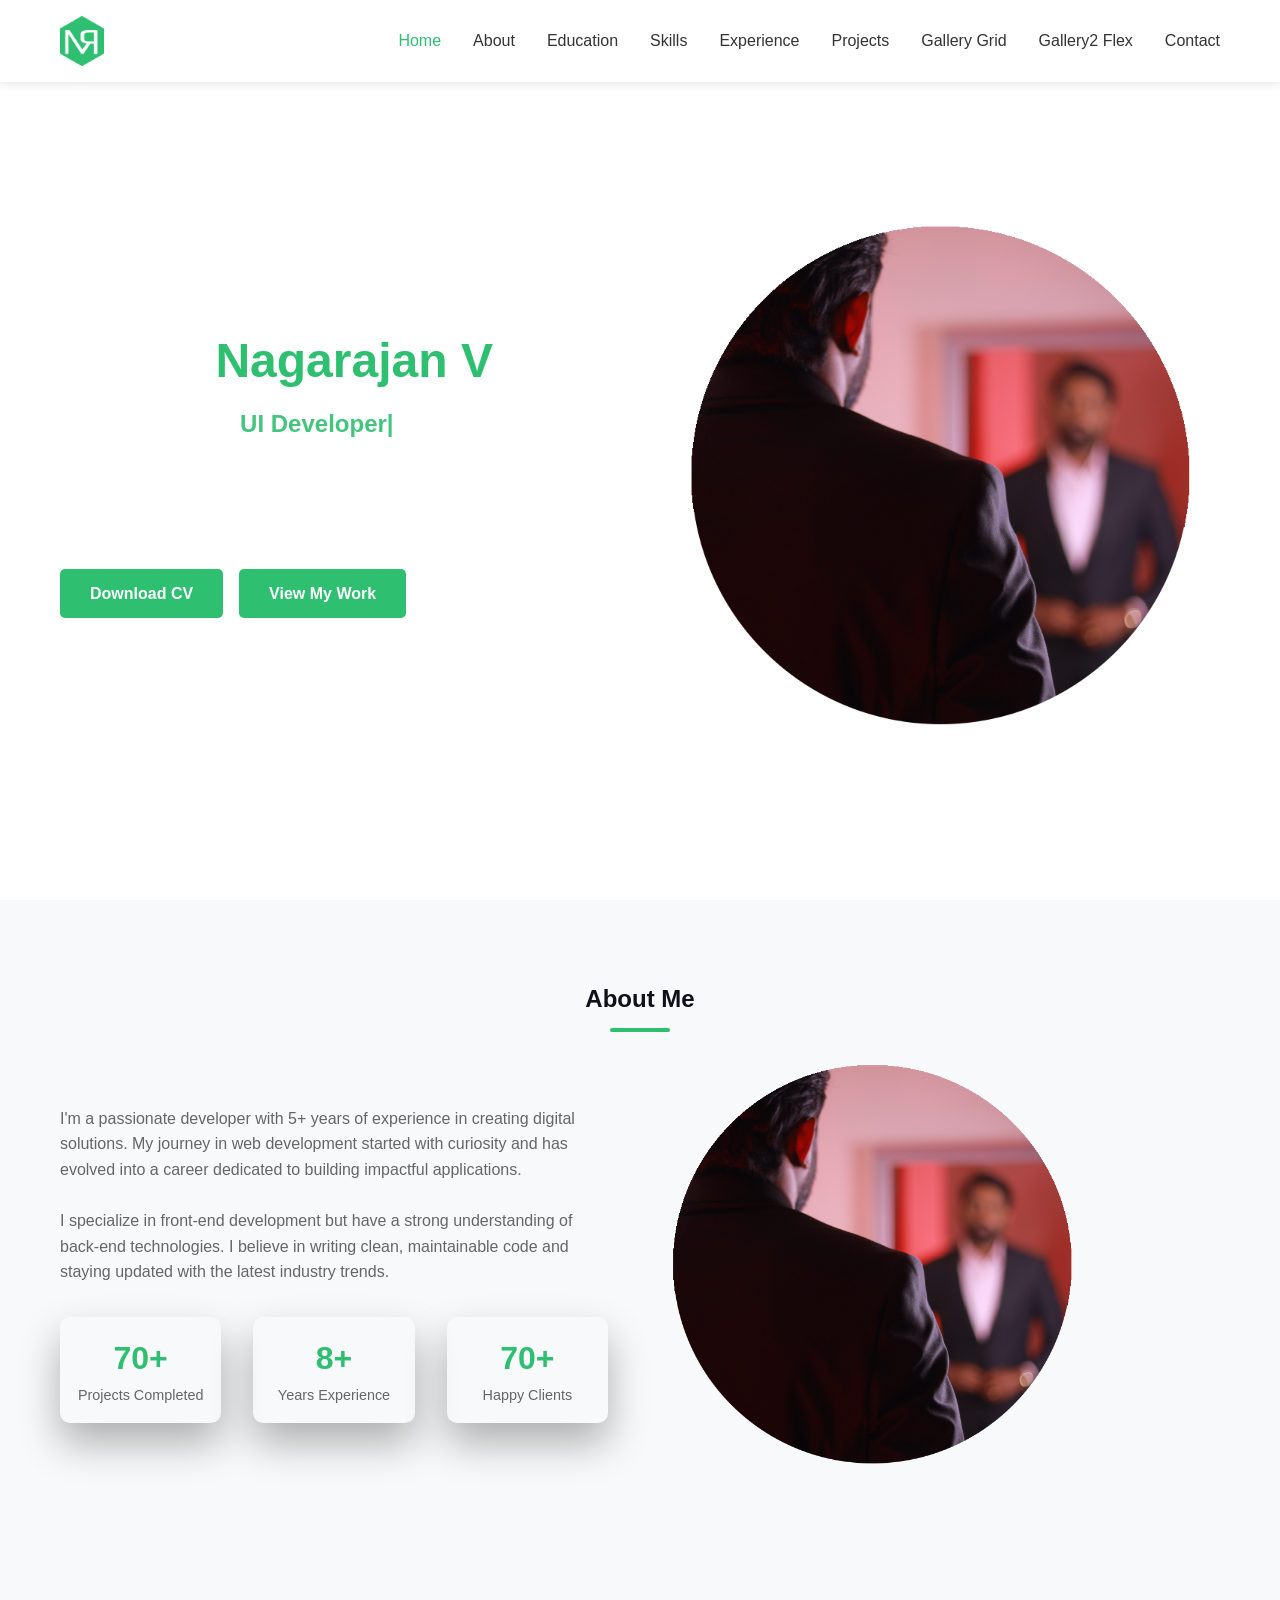
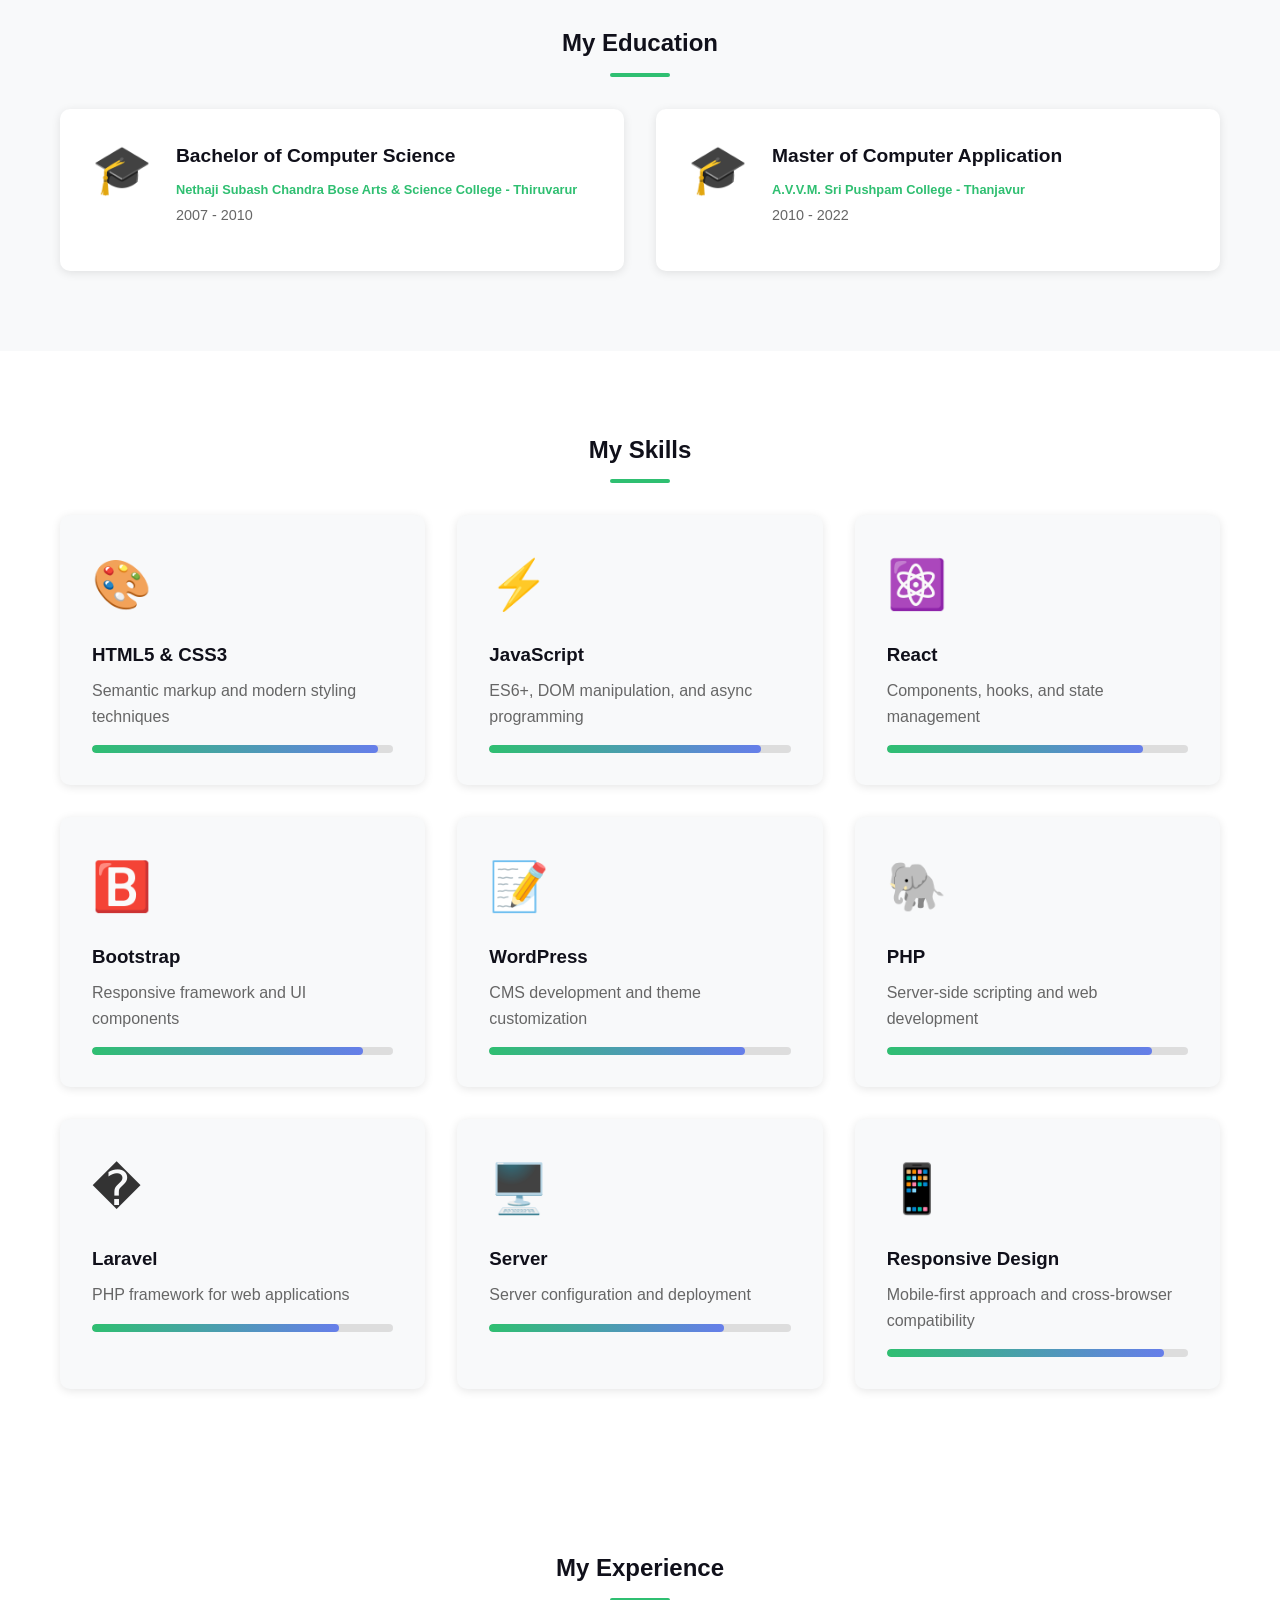
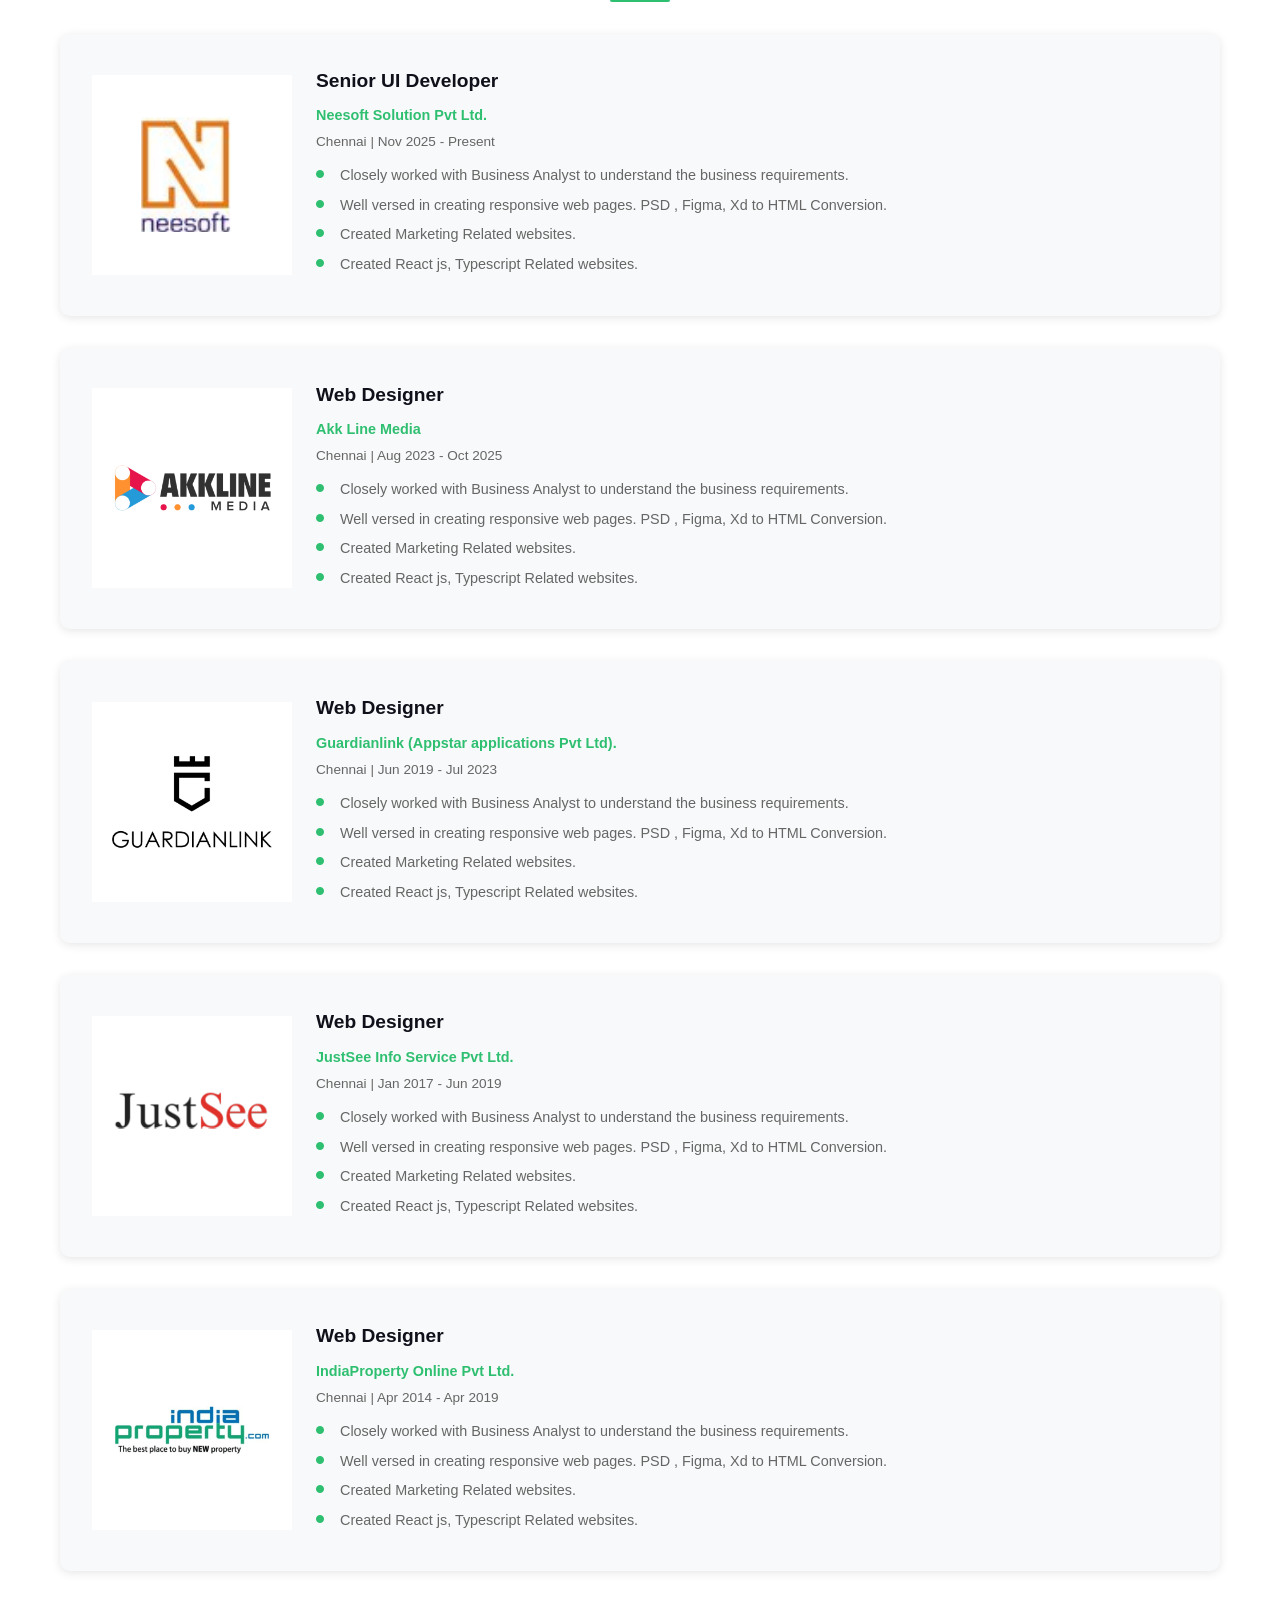
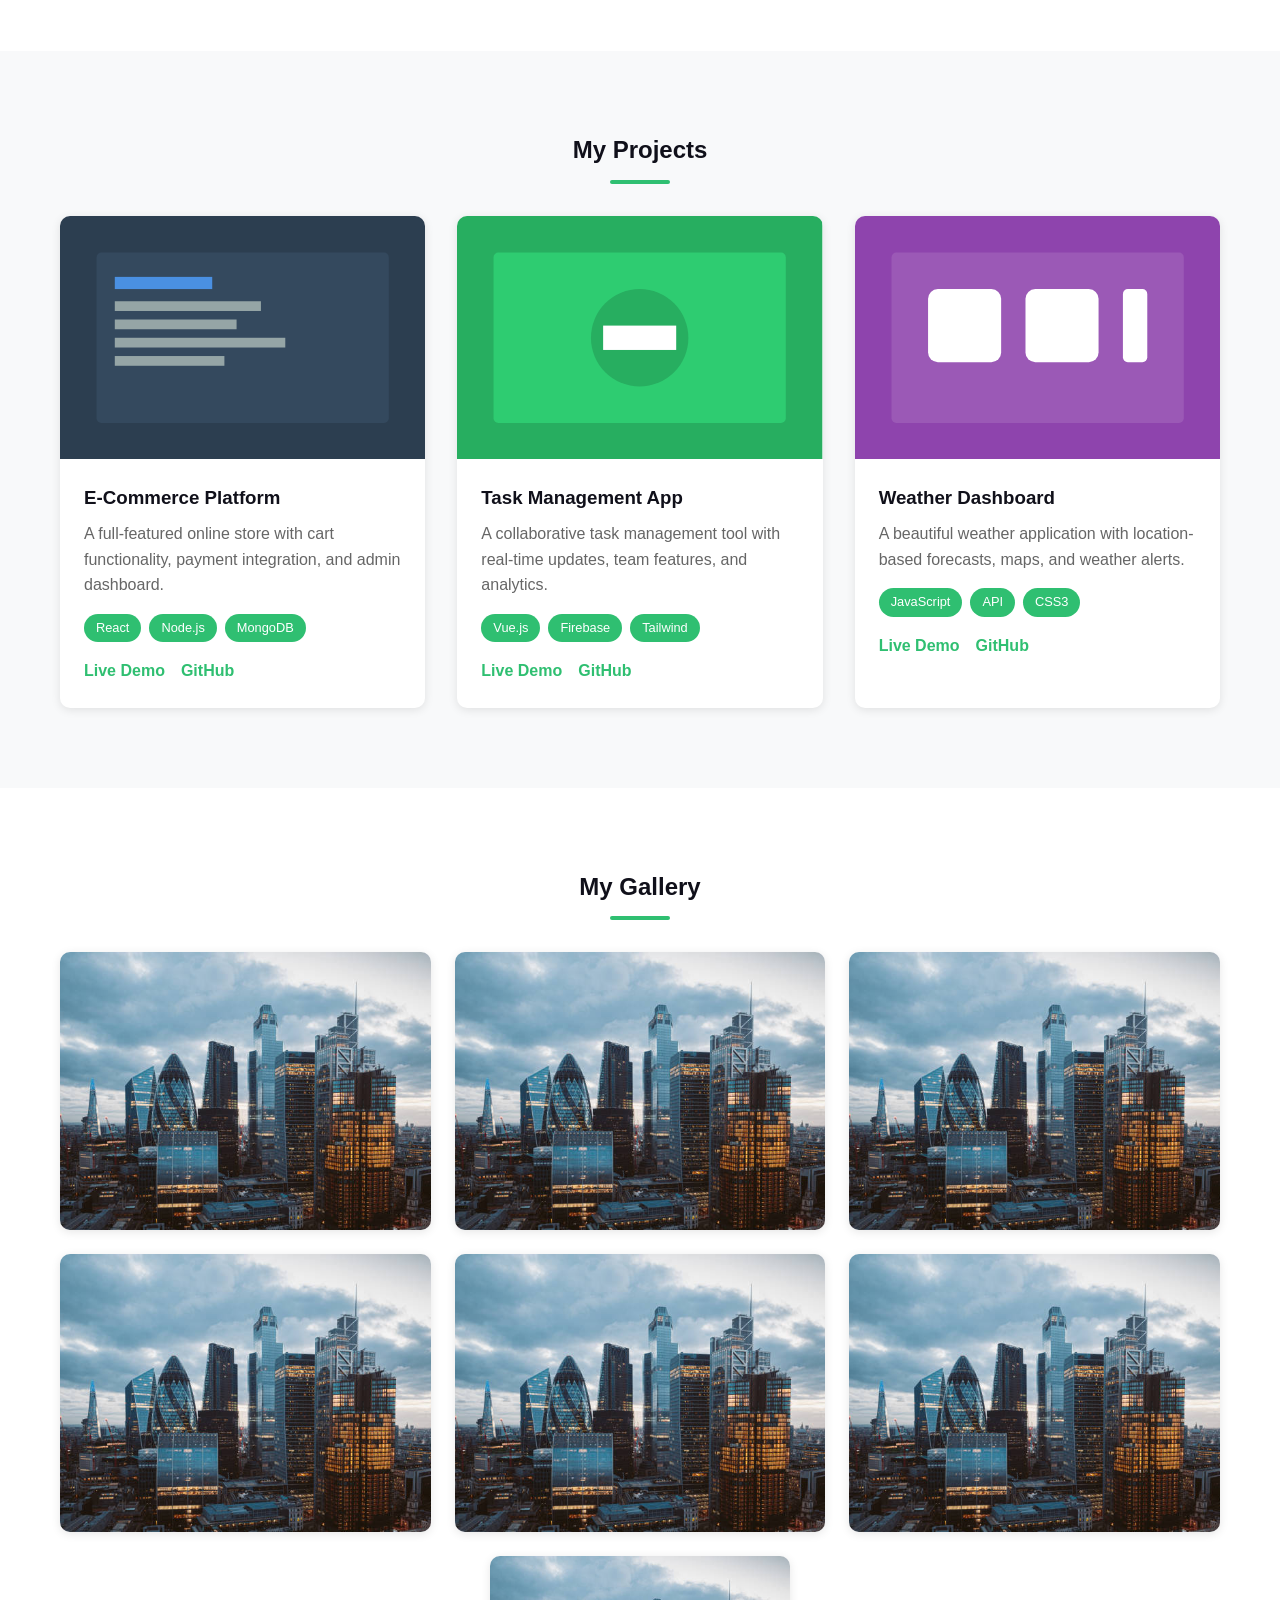
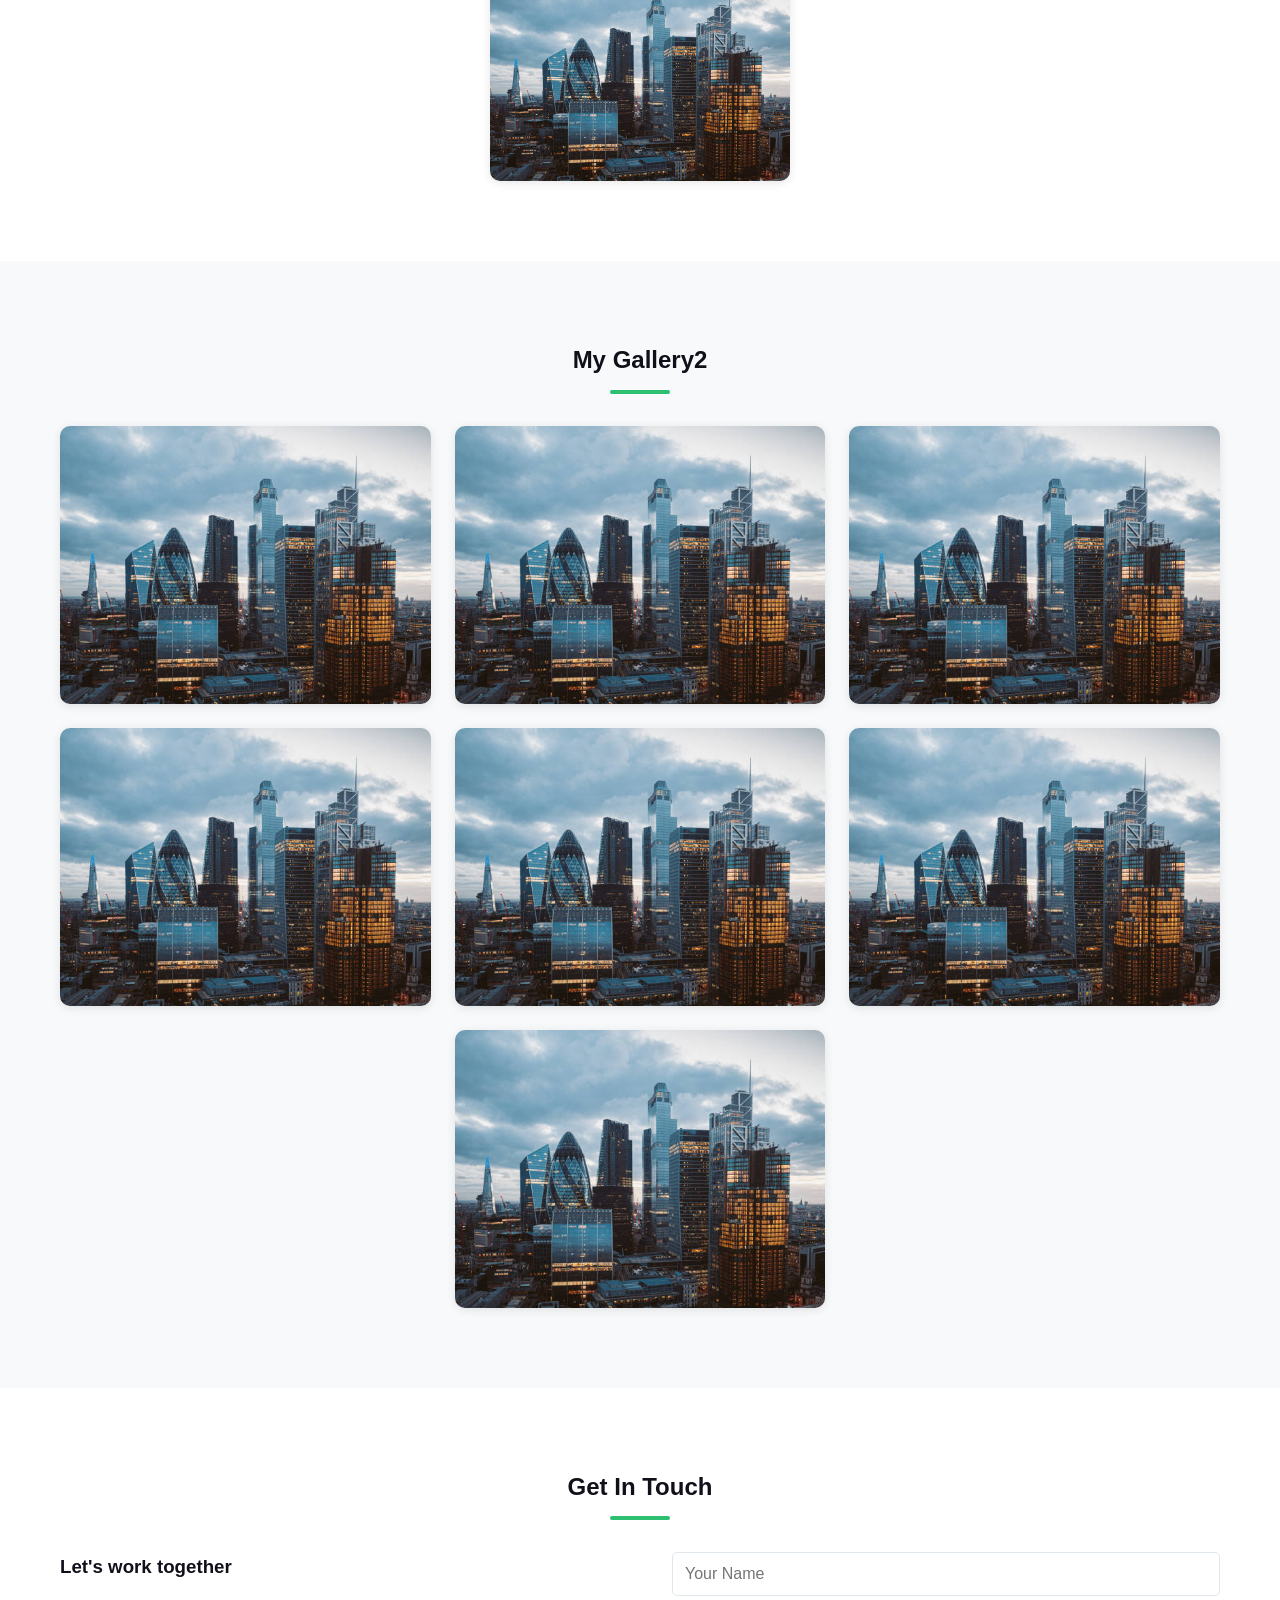
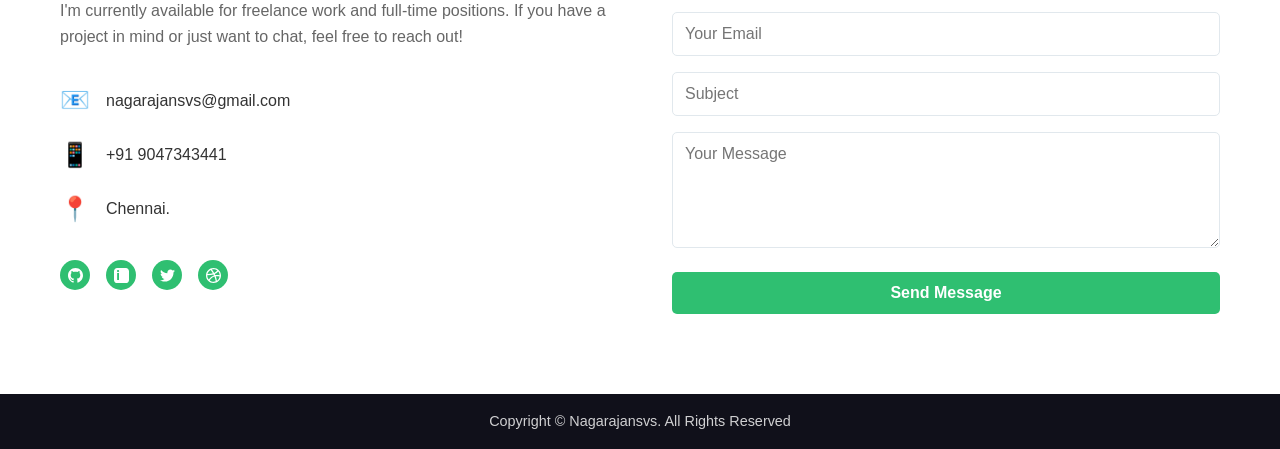
<file: index.html>
<!doctype html>
<html lang="en">
  <head>
    <meta charset="UTF-8" />
    <meta name="viewport" content="width=device-width, initial-scale=1.0" />
    <title>Portfolio of Nagarajan</title>
    <link rel="icon" href="assets/images/favicon.ico" type="image/png" />
    <link rel="stylesheet" href="assets/css/styles.css" />
    <link
      rel="stylesheet"
      href="https://cdnjs.cloudflare.com/ajax/libs/font-awesome/6.4.0/css/all.min.css"
    />
  </head>
  <body>
    <!-- Navigation -->
    <nav class="navbar">
      <div class="nav-container">
        <div class="nav-logo">
          <img
            src="assets/images/favicon.ico"
            alt="Portfolio Logo"
            class="nav-logo-img"
          />
        </div>
        <ul class="nav-menu">
          <li><a href="#home">Home</a></li>
          <li><a href="#about">About</a></li>
          <li><a href="#education">Education</a></li>
          <li><a href="#skills">Skills</a></li>
          <li><a href="#experience">Experience</a></li>
          <li><a href="#projects">Projects</a></li>
          <li><a href="#gallery">Gallery Grid</a></li>
          <li><a href="#galleryy">Gallery2 Flex</a></li>
          <li><a href="#contact">Contact</a></li>
        </ul>
        <div class="nav-toggle">
          <span></span>
          <span></span>
          <span></span>
        </div>
      </div>
    </nav>

    <!-- Hero Section -->
    <section id="home" class="hero">
      <div class="hero-content">
        <h1 class="hero-title">
          Hi, I'm <span class="highlight">Nagarajan V</span>
        </h1>
        <p class="hero-subtitle">I Am Passionate <span id="type-it"></span></p>
        <p class="hero-description">
          I'm a Web Designer & Front‑End Developer focused on crafting clean &
          user‑friendly experiences, I am passionate about building excellent
          software that improves the lives of those around me.
        </p>
        <div class="hero-buttons">
          <a
            href="assets/images/Nagarajan_Resume.pdf"
            download=""
            target="_blank"
            class="btn btn-primary"
            >Download CV</a
          >
          <a href="#projects" class="btn btn-primary">View My Work</a>
        </div>
      </div>
      <div class="hero-image">
        <img
          src="assets/images/home-banner.png"
          alt="Nagarajan"
          class="hero-banner-img"
        />
      </div>
    </section>

    <!-- About Section -->
    <section id="about" class="about">
      <div class="container">
        <h2 class="section-title">About Me</h2>
        <div class="about-content">
          <div class="about-text">
            <p>
              I'm a passionate developer with 5+ years of experience in creating
              digital solutions. My journey in web development started with
              curiosity and has evolved into a career dedicated to building
              impactful applications.
            </p>
            <br />
            <p>
              I specialize in front-end development but have a strong
              understanding of back-end technologies. I believe in writing
              clean, maintainable code and staying updated with the latest
              industry trends.
            </p>
            <div class="about-stats">
              <div class="stat">
                <h3 class="counter" data-target="100">0</h3>
                <p>Projects Completed</p>
              </div>
              <div class="stat">
                <h3 class="counter" data-target="11">0</h3>
                <p>Years Experience</p>
              </div>
              <div class="stat">
                <h3 class="counter" data-target="100">0</h3>
                <p>Happy Clients</p>
              </div>
            </div>
          </div>
          <div class="about-image">
            <div class="about-img">
              <div class="hero-image">
                <img
                  src="assets/images/home-banner2.png"
                  alt="Nagarajan"
                  class="hero-banner-img"
                />
              </div>
            </div>
          </div>
        </div>
      </div>
    </section>

    <!-- Education Section -->
    <section id="education" class="education">
      <div class="container">
        <h2 class="section-title">My Education</h2>
        <div class="education-grid">
          <div class="education-card">
            <div class="education-icon">🎓</div>
            <div class="education-content">
              <h4>Bachelor of Computer Science</h4>
              <p class="education-institution">
                Nethaji Subash Chandra Bose Arts & Science College - Thiruvarur
              </p>
              <p class="education-year">2007 - 2010</p>
            </div>
          </div>
          <div class="education-card">
            <div class="education-icon">🎓</div>
            <div class="education-content">
              <h4>Master of Computer Application</h4>
              <p class="education-institution">
                A.V.V.M. Sri Pushpam College - Thanjavur
              </p>
              <p class="education-year">2010 - 2022</p>
            </div>
          </div>
        </div>
      </div>
    </section>

    <!-- Skills Section -->
    <section id="skills" class="skills">
      <div class="container">
        <h2 class="section-title">My Skills</h2>
        <div class="skills-grid">
          <div class="skill-card">
            <div class="skill-icon">🎨</div>
            <h3>HTML5 & CSS3</h3>
            <p>Semantic markup and modern styling techniques</p>
            <div class="skill-bar">
              <div class="skill-progress" style="width: 95%"></div>
            </div>
          </div>
          <div class="skill-card">
            <div class="skill-icon">⚡</div>
            <h3>JavaScript</h3>
            <p>ES6+, DOM manipulation, and async programming</p>
            <div class="skill-bar">
              <div class="skill-progress" style="width: 90%"></div>
            </div>
          </div>
          <div class="skill-card">
            <div class="skill-icon">⚛️</div>
            <h3>React</h3>
            <p>Components, hooks, and state management</p>
            <div class="skill-bar">
              <div class="skill-progress" style="width: 85%"></div>
            </div>
          </div>
          <div class="skill-card">
            <div class="skill-icon">🅱️</div>
            <h3>Bootstrap</h3>
            <p>Responsive framework and UI components</p>
            <div class="skill-bar">
              <div class="skill-progress" style="width: 90%"></div>
            </div>
          </div>
          <div class="skill-card">
            <div class="skill-icon">📝</div>
            <h3>WordPress</h3>
            <p>CMS development and theme customization</p>
            <div class="skill-bar">
              <div class="skill-progress" style="width: 85%"></div>
            </div>
          </div>
          <div class="skill-card">
            <div class="skill-icon">🐘</div>
            <h3>PHP</h3>
            <p>Server-side scripting and web development</p>
            <div class="skill-bar">
              <div class="skill-progress" style="width: 88%"></div>
            </div>
          </div>
          <div class="skill-card">
            <div class="skill-icon">�</div>
            <h3>Laravel</h3>
            <p>PHP framework for web applications</p>
            <div class="skill-bar">
              <div class="skill-progress" style="width: 82%"></div>
            </div>
          </div>
          <div class="skill-card">
            <div class="skill-icon">🖥️</div>
            <h3>Server</h3>
            <p>Server configuration and deployment</p>
            <div class="skill-bar">
              <div class="skill-progress" style="width: 78%"></div>
            </div>
          </div>
          <div class="skill-card">
            <div class="skill-icon">📱</div>
            <h3>Responsive Design</h3>
            <p>Mobile-first approach and cross-browser compatibility</p>
            <div class="skill-bar">
              <div class="skill-progress" style="width: 92%"></div>
            </div>
          </div>
        </div>
      </div>
    </section>

    <!-- Experience Section -->
    <section id="experience" class="experience">
      <div class="container">
        <h2 class="section-title">My Experience</h2>
        <div class="experience-grid">
          <div class="experience-card">
            <div class="experience-icon">
              <img src="assets/images/exp-1.png" alt="Experience" />
            </div>
            <div class="experience-content">
              <h4>Senior UI Developer</h4>
              <p class="experience-company">Neesoft Solution Pvt Ltd.</p>
              <p class="experience-year">Chennai | Nov 2025 - Present</p>
              <ul class="project_list">
                <li>
                  <i class="fa fa-circle" aria-hidden="true"></i>Closely worked
                  with Business Analyst to understand the business requirements.
                </li>
                <li>
                  <i class="fa fa-circle" aria-hidden="true"></i>Well versed in
                  creating responsive web pages. PSD , Figma, Xd to HTML
                  Conversion.
                </li>
                <li>
                  <i class="fa fa-circle" aria-hidden="true"></i>Created
                  Marketing Related websites.
                </li>
                <li>
                  <i class="fa fa-circle" aria-hidden="true"></i>Created React
                  js, Typescript Related websites.
                </li>
              </ul>
            </div>
          </div>
          <div class="experience-card">
            <div class="experience-icon">
              <img src="assets/images/exp-2.png" alt="Experience" />
            </div>
            <div class="experience-content">
              <h4>Web Designer</h4>
              <p class="experience-company">Akk Line Media</p>
              <p class="experience-year">Chennai | Aug 2023 - Oct 2025</p>
              <ul class="project_list">
                <li>
                  <i class="fa fa-circle" aria-hidden="true"></i>Closely worked
                  with Business Analyst to understand the business requirements.
                </li>
                <li>
                  <i class="fa fa-circle" aria-hidden="true"></i>Well versed in
                  creating responsive web pages. PSD , Figma, Xd to HTML
                  Conversion.
                </li>
                <li>
                  <i class="fa fa-circle" aria-hidden="true"></i>Created
                  Marketing Related websites.
                </li>
                <li>
                  <i class="fa fa-circle" aria-hidden="true"></i>Created React
                  js, Typescript Related websites.
                </li>
              </ul>
            </div>
          </div>
          <div class="experience-card">
            <div class="experience-icon">
              <img src="assets/images/exp-3.png" alt="Experience" />
            </div>
            <div class="experience-content">
              <h4>Web Designer</h4>
              <p class="experience-company">
                Guardianlink (Appstar applications Pvt Ltd).
              </p>
              <p class="experience-year">Chennai | Jun 2019 - Jul 2023</p>
              <ul class="project_list">
                <li>
                  <i class="fa fa-circle" aria-hidden="true"></i>Closely worked
                  with Business Analyst to understand the business requirements.
                </li>
                <li>
                  <i class="fa fa-circle" aria-hidden="true"></i>Well versed in
                  creating responsive web pages. PSD , Figma, Xd to HTML
                  Conversion.
                </li>
                <li>
                  <i class="fa fa-circle" aria-hidden="true"></i>Created
                  Marketing Related websites.
                </li>
                <li>
                  <i class="fa fa-circle" aria-hidden="true"></i>Created React
                  js, Typescript Related websites.
                </li>
              </ul>
            </div>
          </div>
          <div class="experience-card">
            <div class="experience-icon">
              <img src="assets/images/exp-4.png" alt="Experience" />
            </div>
            <div class="experience-content">
              <h4>Web Designer</h4>
              <p class="experience-company">JustSee Info Service Pvt Ltd.</p>
              <p class="experience-year">Chennai | Jan 2017 - Jun 2019</p>
              <ul class="project_list">
                <li>
                  <i class="fa fa-circle" aria-hidden="true"></i>Closely worked
                  with Business Analyst to understand the business requirements.
                </li>
                <li>
                  <i class="fa fa-circle" aria-hidden="true"></i>Well versed in
                  creating responsive web pages. PSD , Figma, Xd to HTML
                  Conversion.
                </li>
                <li>
                  <i class="fa fa-circle" aria-hidden="true"></i>Created
                  Marketing Related websites.
                </li>
                <li>
                  <i class="fa fa-circle" aria-hidden="true"></i>Created React
                  js, Typescript Related websites.
                </li>
              </ul>
            </div>
          </div>
          <div class="experience-card">
            <div class="experience-icon">
              <img src="assets/images/exp-5.png" alt="Experience" />
            </div>
            <div class="experience-content">
              <h4>Web Designer</h4>
              <p class="experience-company">IndiaProperty Online Pvt Ltd.</p>
              <p class="experience-year">Chennai | Apr 2014 - Apr 2019</p>
              <ul class="project_list">
                <li>
                  <i class="fa fa-circle" aria-hidden="true"></i>Closely worked
                  with Business Analyst to understand the business requirements.
                </li>
                <li>
                  <i class="fa fa-circle" aria-hidden="true"></i>Well versed in
                  creating responsive web pages. PSD , Figma, Xd to HTML
                  Conversion.
                </li>
                <li>
                  <i class="fa fa-circle" aria-hidden="true"></i>Created
                  Marketing Related websites.
                </li>
                <li>
                  <i class="fa fa-circle" aria-hidden="true"></i>Created React
                  js, Typescript Related websites.
                </li>
              </ul>
            </div>
          </div>
        </div>
      </div>
    </section>

    <!-- Projects Section -->
    <section id="projects" class="projects">
      <div class="container">
        <h2 class="section-title">My Projects</h2>
        <div class="projects-grid">
          <div class="project-card">
            <div class="project-image">
              <div class="project-placeholder">
                <svg viewBox="0 0 300 200" xmlns="http://www.w3.org/2000/svg">
                  <rect width="300" height="200" fill="#2c3e50" />
                  <rect
                    x="30"
                    y="30"
                    width="240"
                    height="140"
                    rx="4"
                    fill="#34495e"
                  />
                  <rect x="45" y="50" width="80" height="10" fill="#4a90e2" />
                  <rect x="45" y="70" width="120" height="8" fill="#95a5a6" />
                  <rect x="45" y="85" width="100" height="8" fill="#95a5a6" />
                  <rect x="45" y="100" width="140" height="8" fill="#95a5a6" />
                  <rect x="45" y="115" width="90" height="8" fill="#95a5a6" />
                </svg>
              </div>
            </div>
            <div class="project-content">
              <h3>E-Commerce Platform</h3>
              <p>
                A full-featured online store with cart functionality, payment
                integration, and admin dashboard.
              </p>
              <div class="project-tags">
                <span class="tag">React</span>
                <span class="tag">Node.js</span>
                <span class="tag">MongoDB</span>
              </div>
              <div class="project-links">
                <a href="#" class="project-link">Live Demo</a>
                <a href="#" class="project-link">GitHub</a>
              </div>
            </div>
          </div>
          <div class="project-card">
            <div class="project-image">
              <div class="project-placeholder">
                <svg viewBox="0 0 300 200" xmlns="http://www.w3.org/2000/svg">
                  <rect width="300" height="200" fill="#27ae60" />
                  <rect
                    x="30"
                    y="30"
                    width="240"
                    height="140"
                    rx="4"
                    fill="#2ecc71"
                  />
                  <circle cx="150" cy="100" r="40" fill="#27ae60" />
                  <rect x="120" y="90" width="60" height="20" fill="#ffffff" />
                </svg>
              </div>
            </div>
            <div class="project-content">
              <h3>Task Management App</h3>
              <p>
                A collaborative task management tool with real-time updates,
                team features, and analytics.
              </p>
              <div class="project-tags">
                <span class="tag">Vue.js</span>
                <span class="tag">Firebase</span>
                <span class="tag">Tailwind</span>
              </div>
              <div class="project-links">
                <a href="#" class="project-link">Live Demo</a>
                <a href="#" class="project-link">GitHub</a>
              </div>
            </div>
          </div>
          <div class="project-card">
            <div class="project-image">
              <div class="project-placeholder">
                <svg viewBox="0 0 300 200" xmlns="http://www.w3.org/2000/svg">
                  <rect width="300" height="200" fill="#8e44ad" />
                  <rect
                    x="30"
                    y="30"
                    width="240"
                    height="140"
                    rx="4"
                    fill="#9b59b6"
                  />
                  <rect
                    x="60"
                    y="60"
                    width="60"
                    height="60"
                    rx="8"
                    fill="#ffffff"
                  />
                  <rect
                    x="140"
                    y="60"
                    width="60"
                    height="60"
                    rx="8"
                    fill="#ffffff"
                  />
                  <rect
                    x="220"
                    y="60"
                    width="20"
                    height="60"
                    rx="4"
                    fill="#ffffff"
                  />
                </svg>
              </div>
            </div>
            <div class="project-content">
              <h3>Weather Dashboard</h3>
              <p>
                A beautiful weather application with location-based forecasts,
                maps, and weather alerts.
              </p>
              <div class="project-tags">
                <span class="tag">JavaScript</span>
                <span class="tag">API</span>
                <span class="tag">CSS3</span>
              </div>
              <div class="project-links">
                <a href="#" class="project-link">Live Demo</a>
                <a href="#" class="project-link">GitHub</a>
              </div>
            </div>
          </div>
        </div>
      </div>
    </section>

    <!-- Gallery Section -->
    <section id="gallery" class="gallery">
      <div class="container">
        <h2 class="section-title">My Gallery</h2>
        <div class="gallery-grid">
          <div class="gallery-item">
            <div class="gallery-image">
              <img src="assets/images/gallery.jpg" alt="Gallery Image 1" />
            </div>
            <div class="gallery-overlay">
              <h3>Project Showcase</h3>
              <p>Web Development</p>
            </div>
          </div>
          <div class="gallery-item">
            <div class="gallery-image">
              <img src="assets/images/gallery.jpg" alt="Gallery Image 2" />
            </div>
            <div class="gallery-overlay">
              <h3>UI Design</h3>
              <p>Interface Design</p>
            </div>
          </div>
          <div class="gallery-item">
            <div class="gallery-image">
              <img src="assets/images/gallery.jpg" alt="Gallery Image 3" />
            </div>
            <div class="gallery-overlay">
              <h3>Mobile App</h3>
              <p>Responsive Design</p>
            </div>
          </div>
          <div class="gallery-item">
            <div class="gallery-image">
              <img src="assets/images/gallery.jpg" alt="Gallery Image 4" />
            </div>
            <div class="gallery-overlay">
              <h3>E-commerce</h3>
              <p>Online Store</p>
            </div>
          </div>
          <div class="gallery-item">
            <div class="gallery-image">
              <img src="assets/images/gallery.jpg" alt="Gallery Image 5" />
            </div>
            <div class="gallery-overlay">
              <h3>Dashboard</h3>
              <p>Admin Panel</p>
            </div>
          </div>
          <div class="gallery-item">
            <div class="gallery-image">
              <img src="assets/images/gallery.jpg" alt="Gallery Image 6" />
            </div>
            <div class="gallery-overlay">
              <h3>Landing Page</h3>
              <p>Marketing Site</p>
            </div>
          </div>
          <div class="gallery-item">
            <div class="gallery-image">
              <img src="assets/images/gallery.jpg" alt="Gallery Image 6" />
            </div>
            <div class="gallery-overlay">
              <h3>Landing Page</h3>
              <p>Marketing Site</p>
            </div>
          </div>
        </div>
      </div>
    </section>

    <section id="galleryy" class="gallery-flex">
      <div class="container">
        <h2 class="section-title">My Gallery2</h2>
        <div class="gallery-flex-container">
          <div class="gallery-item">
            <div class="gallery-image">
              <img src="assets/images/gallery.jpg" alt="Gallery Image 1" />
            </div>
            <div class="gallery-overlay">
              <h3>Project Showcase</h3>
              <p>Web Development</p>
            </div>
          </div>
          <div class="gallery-item">
            <div class="gallery-image">
              <img src="assets/images/gallery.jpg" alt="Gallery Image 2" />
            </div>
            <div class="gallery-overlay">
              <h3>UI Design</h3>
              <p>Interface Design</p>
            </div>
          </div>
          <div class="gallery-item">
            <div class="gallery-image">
              <img src="assets/images/gallery.jpg" alt="Gallery Image 3" />
            </div>
            <div class="gallery-overlay">
              <h3>Mobile App</h3>
              <p>Responsive Design</p>
            </div>
          </div>
          <div class="gallery-item">
            <div class="gallery-image">
              <img src="assets/images/gallery.jpg" alt="Gallery Image 4" />
            </div>
            <div class="gallery-overlay">
              <h3>E-commerce</h3>
              <p>Online Store</p>
            </div>
          </div>
          <div class="gallery-item">
            <div class="gallery-image">
              <img src="assets/images/gallery.jpg" alt="Gallery Image 5" />
            </div>
            <div class="gallery-overlay">
              <h3>Dashboard</h3>
              <p>Admin Panel</p>
            </div>
          </div>
          <div class="gallery-item">
            <div class="gallery-image">
              <img src="assets/images/gallery.jpg" alt="Gallery Image 6" />
            </div>
            <div class="gallery-overlay">
              <h3>Landing Page</h3>
              <p>Marketing Site</p>
            </div>
          </div>
          <div class="gallery-item">
            <div class="gallery-image">
              <img src="assets/images/gallery.jpg" alt="Gallery Image 6" />
            </div>
            <div class="gallery-overlay">
              <h3>Landing Page</h3>
              <p>Marketing Site</p>
            </div>
          </div>
        </div>
      </div>
    </section>

    <!-- Contact Section -->
    <section id="contact" class="contact">
      <div class="container">
        <h2 class="section-title">Get In Touch</h2>
        <div class="contact-content">
          <div class="contact-info">
            <h3>Let's work together</h3>
            <p>
              I'm currently available for freelance work and full-time
              positions. If you have a project in mind or just want to chat,
              feel free to reach out!
            </p>
            <div class="contact-details">
              <div class="contact-item">
                <span class="contact-icon">📧</span>
                <span>nagarajansvs@gmail.com</span>
              </div>
              <div class="contact-item">
                <span class="contact-icon">📱</span>
                <span>+91 9047343441</span>
              </div>
              <div class="contact-item">
                <span class="contact-icon">📍</span>
                <span>Chennai.</span>
              </div>
            </div>
            <div class="social-links">
              <a href="#" class="social-link" aria-label="GitHub">
                <svg
                  viewBox="0 0 24 24"
                  fill="currentColor"
                  xmlns="http://www.w3.org/2000/svg"
                >
                  <path
                    d="M12 0c-6.626 0-12 5.373-12 12 0 5.302 3.438 9.8 8.207 11.387.599.111.793-.261.793-.577v-2.234c-3.338.726-4.033-1.416-4.033-1.416-.546-1.387-1.333-1.756-1.333-1.756-1.089-.745.083-.729.083-.729 1.205.084 1.839 1.237 1.839 1.237 1.07 1.834 2.807 1.304 3.492.997.107-.775.418-1.305.762-1.604-2.665-.305-5.467-1.334-5.467-5.931 0-1.311.469-2.381 1.236-3.221-.124-.303-.535-1.524.117-3.176 0 0 1.008-.322 3.301 1.23.957-.266 1.983-.399 3.003-.404 1.02.005 2.047.138 3.006.404 2.291-1.552 3.297-1.23 3.297-1.23.653 1.653.242 2.874.118 3.176.77.84 1.235 1.911 1.235 3.221 0 4.609-2.807 5.624-5.479 5.921.43.372.823 1.102.823 2.222v3.293c0 .319.192.694.801.576 4.765-1.589 8.199-6.086 8.199-11.386 0-6.627-5.373-12-12-12z"
                  />
                </svg>
              </a>
              <a href="#" class="social-link" aria-label="LinkedIn">
                <svg
                  viewBox="0 0 24 24"
                  fill="currentColor"
                  xmlns="http://www.w3.org/2000/svg"
                >
                  <path
                    d="M19 0h-14c-2.761 0-5 2.239-5 5v14c0 2.761 2.239 5 5 5h14c2.762 0 5-2.239 5-5v-14c0-2.761-2.238-5-5-5zm-11 19h-3v-11h3v11zm-1.5-12.268c-.966 0-1.75-.79-1.75-1.764s.784-1.764 1.75-1.764 1.75.79 1.75 1.764-.783 1.764-1.75 1.764zm135 12.268h-3v-5.604c0-3.368-4-3.113-4 0v5.604h-3v-11h3v1.765c1.396-2.586 7-2.777 7 2.476v6.759z"
                  />
                </svg>
              </a>
              <a href="#" class="social-link" aria-label="Twitter">
                <svg
                  viewBox="0 0 24 24"
                  fill="currentColor"
                  xmlns="http://www.w3.org/2000/svg"
                >
                  <path
                    d="M24 4.557c-.883.392-1.832.656-2.828.775 1.017-.609 1.798-1.574 2.165-2.724-.951.564-2.005.974-3.127 1.195-.897-.957-2.178-1.555-3.594-1.555-3.179 0-5.515 2.966-4.797 6.045-4.091-.205-7.719-2.165-10.148-5.144-1.29 2.213-.669 5.108 1.523 6.574-.806-.026-1.566-.247-2.229-.616-.054 2.281 1.581 4.415 3.949 4.89-.693.188-1.452.232-2.224.084.626 1.956 2.444 3.379 4.6 3.419-2.07 1.623-4.678 2.348-7.29 2.04 2.179 1.397 4.768 2.212 7.548 2.212 9.142 0 14.307-7.721 13.995-14.646.962-.695 1.797-1.562 2.457-2.549z"
                  />
                </svg>
              </a>
              <a href="#" class="social-link" aria-label="Dribbble">
                <svg
                  viewBox="0 0 24 24"
                  fill="currentColor"
                  xmlns="http://www.w3.org/2000/svg"
                >
                  <path
                    d="M12 0c-6.628 0-12 5.373-12 12s5.372 12 12 12 12-5.373 12-12-5.372-12-12-12zm9.885 11.441c-2.575-.422-4.943-.445-7.103-.073-.244-.563-.497-1.125-.767-1.68 2.31-1 4.165-2.358 5.548-4.082 1.35 1.594 2.197 3.619 2.322 5.835zm-3.842-7.282c-1.205 1.554-2.868 2.783-4.986 3.68-1.016-1.861-2.178-3.676-3.488-5.438.779-.197 1.591-.314 2.431-.314 2.275 0 4.368.779 6.043 2.072zm-10.516-.993c1.331 1.742 2.511 3.538 3.537 5.381-2.43.715-5.331 1.082-8.684 1.105.692-2.835 2.601-5.193 5.147-6.486zm-5.44 8.834l.013-.256c3.849-.005 7.169-.448 9.95-1.322.233.475.456.952.67 1.432-3.38 1.057-6.165 3.222-8.337 6.48-1.432-1.719-2.296-3.927-2.296-6.334zm3.829 7.81c1.969-3.088 4.482-5.098 7.598-6.027.928 2.42 1.609 4.91 2.043 7.46-3.349 1.291-6.953.666-9.641-1.433zm11.586.43c-.438-2.353-1.08-4.653-1.92-6.897 1.876-.265 3.94-.196 6.199.196-.437 2.786-2.028 5.192-4.279 6.701z"
                  />
                </svg>
              </a>
            </div>
          </div>
          <form class="contact-form">
            <div class="form-group">
              <input type="text" placeholder="Your Name" required />
            </div>
            <div class="form-group">
              <input type="email" placeholder="Your Email" required />
            </div>
            <div class="form-group">
              <input type="text" placeholder="Subject" />
            </div>
            <div class="form-group">
              <textarea placeholder="Your Message" rows="5" required></textarea>
            </div>
            <button type="submit" class="btn btn-primary">Send Message</button>
          </form>
        </div>
      </div>
    </section>

    <!-- Footer -->
    <footer class="footer">
      <div class="container">
        <p>Copyright © Nagarajansvs. All Rights Reserved</p>
      </div>
    </footer>

    <script src="assets/js/script.js"></script>
  </body>
</html>
</file>
<file: assets/css/styles.css>
/* Reset and Base Styles */
* {
  margin: 0;
  padding: 0;
  box-sizing: border-box;
}

:root {
  --primary-color: #2fbf71;
  --secondary-color: #10101a;
  --accent-color: #e74c3c;
  --text-color: #333;
  --light-text: #666;
  --bg-color: #ffffff;
  --light-bg: #f8f9fa;
  --border-color: #e1e8ed;
  --shadow: 0 2px 10px rgba(0, 0, 0, 0.1);
  --transition: all 0.3s ease;
}

html {
  scroll-behavior: smooth;
}

body {
  font-family: "Segoe UI", Tahoma, Geneva, Verdana, sans-serif;
  line-height: 1.6;
  color: var(--text-color);
  background-color: var(--bg-color);
}

.container {
  max-width: 1200px;
  margin: 0 auto;
  padding: 0 1.25rem;
}

/* Navigation */
.navbar {
  background: var(--bg-color);
  box-shadow: var(--shadow);
  position: fixed;
  top: 0;
  width: 100%;
  z-index: 1000;
}

.nav-container {
  max-width: 1200px;
  margin: 0 auto;
  padding: 1rem 20px;
  display: flex;
  justify-content: space-between;
  align-items: center;
}

.nav-logo {
  display: flex;
  align-items: center;
}

.nav-logo img,
.nav-logo-img {
  height: 50px;
  width: auto;
  max-width: 150px;
}

.nav-menu {
  display: flex;
  list-style: none;
  gap: 2rem;
}

.nav-menu a {
  text-decoration: none;
  color: var(--text-color);
  font-weight: 500;
  transition: var(--transition);
}

.nav-menu a:hover {
  color: var(--primary-color);
}

.nav-toggle {
  display: none;
  flex-direction: column;
  cursor: pointer;
  gap: 0.313rem;
}

.nav-toggle span {
  width: 1.563rem;
  height: 0.188rem;
  background: var(--text-color);
  transition: var(--transition);
}

/* Hero Section */
.hero {
  min-height: 100vh;
  display: flex;
  align-items: center;
  justify-content: center;
  padding: 100px 20px 50px 20px;
  /* background: linear-gradient(
    135deg,
    rgba(102, 126, 234, 0.85) 0%,
    rgba(118, 75, 162, 0.85) 100%
  ); */
  color: white;
  position: relative;
  overflow: hidden;
}

.hero::before {
  content: "";
  position: absolute;
  top: -50px;
  left: -50px;
  right: -50px;
  bottom: -50px;
  background: url("https://images.unsplash.com/photo-1517134191118-9d595e4c8c2b?ixlib=rb-4.0.3&auto=format&fit=crop&w=1920&q=80");
  background-size: cover;
  background-position: center;
  background-attachment: fixed;
  filter: blur(4px);
  z-index: -1;
}

.hero-content {
  flex: 1;
  max-width: 600px;
  padding: 0 40px;
}

.hero-title {
  font-size: 3rem;
  margin-bottom: 1rem;
  line-height: 1.2;
}

.highlight {
  color: var(--primary-color);
}

.hero-subtitle {
  font-size: 1.5rem;
  margin-bottom: 1rem;
  opacity: 0.9;
}

#type-it {
  color: var(--primary-color);
  font-weight: 600;
  position: relative;
}

#type-it::after {
  content: "|";
  animation: blink 0.7s infinite;
}

@keyframes blink {
  0%,
  100% {
    opacity: 1;
  }
  50% {
    opacity: 0;
  }
}

.hero-description {
  font-size: 1rem;
  margin-bottom: 2rem;
  opacity: 0.85;
}

.hero-buttons {
  display: flex;
  gap: 1rem;
  flex-wrap: wrap;
}

.hero-image {
  flex: 1;
  display: flex;
  justify-content: center;
  align-items: center;
}

.hero-banner-img {
  max-width: 100%;
  max-height: 500px;
  width: auto;
  height: auto;
  border-radius: 20px;
  /* box-shadow: 0 20px 40px rgba(0, 0, 0, 0.3); */
  animation: float 3s ease-in-out infinite;
}

@keyframes float {
  0%,
  100% {
    transform: translateY(0);
  }
  50% {
    transform: translateY(-20px);
  }
}

/* Buttons */
.btn {
  padding: 0.75rem 1.875rem;
  border: none;
  border-radius: 0.313rem;
  font-size: 1rem;
  font-weight: 600;
  text-decoration: none;
  cursor: pointer;
  transition: var(--transition);
  display: inline-block;
}

.btn-primary {
  background: var(--primary-color);
  color: white;
}

.btn-primary:hover {
  background: #357abd;
  transform: translateY(-0.125rem);
}

.btn-secondary {
  background: transparent;
  color: white;
  border: 2px solid white;
}

.btn-secondary:hover {
  background: white;
  color: var(--primary-color);
  transform: translateY(-0.125rem);
}

/* Section Styles */
section {
  padding: 80px 0;
}

.section-title {
  text-align: center;
  font-size: 1.5rem;
  margin-bottom: 2rem;
  color: var(--secondary-color);
  position: relative;
}

.section-title::after {
  content: "";
  display: block;
  width: 60px;
  height: 4px;
  background: var(--primary-color);
  margin: 10px auto 0;
  border-radius: 0.125rem;
}

/* About Section */
.about {
  background: var(--light-bg);
}

.about-content {
  display: grid;
  grid-template-columns: 1fr 1fr;
  gap: 4rem;
  align-items: center;
}

.about-text p {
  color: var(--light-text);
}

.about-stats {
  display: grid;
  grid-template-columns: repeat(3, 1fr);
  gap: 2rem;
  margin-top: 2rem;
}

.stat {
  text-align: center;
  background: var(--dark-bg);
  box-shadow: 0 20px 40px rgba(0, 0, 0, 0.3);
  padding: 1rem;
  border-radius: 10px;
}

.stat h3 {
  font-size: 2rem;
  color: var(--primary-color);
}

.stat p {
  font-size: 0.9rem;
  color: var(--light-text);
  font-weight: 500;
}

.about-img {
  width: 100%;
  max-width: 400px;
}

.image-placeholder {
  border-radius: 10px;
  overflow: hidden;
  box-shadow: var(--shadow);
}

.image-placeholder svg {
  width: 100%;
  height: auto;
}

/* Skills Section */
.skills {
  background: var(--bg-color);
}

.skills-grid {
  display: grid;
  grid-template-columns: repeat(auto-fit, minmax(300px, 1fr));
  gap: 2rem;
}

.skill-card {
  background: var(--light-bg);
  padding: 2rem;
  border-radius: 10px;
  box-shadow: var(--shadow);
  transition: var(--transition);
}

.skill-card:hover {
  transform: translateY(-0.313rem);
  box-shadow: 0 0.313rem 20px rgba(0, 0, 0, 0.15);
}

.skill-icon {
  font-size: 3rem;
  margin-bottom: 1rem;
}

.skill-card h3 {
  margin-bottom: 0.5rem;
  color: var(--secondary-color);
}

.skill-card p {
  color: var(--light-text);
  margin-bottom: 1rem;
}

.skill-bar {
  height: 8px;
  background: #ddd;
  border-radius: 4px;
  overflow: hidden;
}

.skill-progress {
  height: 100%;
  background: linear-gradient(90deg, var(--primary-color), #667eea);
  border-radius: 4px;
  transition: width 1s ease;
}

/* Education Section */
.education {
  background: var(--light-bg);
}

.education-grid {
  display: grid;
  grid-template-columns: repeat(auto-fit, minmax(300px, 1fr));
  gap: 2rem;
}

.education-card {
  background: var(--bg-color);
  padding: 2rem;
  border-radius: 10px;
  box-shadow: var(--shadow);
  display: flex;
  gap: 1.5rem;
  transition: var(--transition);
}

.education-card:hover {
  transform: translateY(-0.313rem);
  box-shadow: 0 0.313rem 20px rgba(0, 0, 0, 0.15);
}

.education-icon {
  font-size: 3rem;
  flex-shrink: 0;
  width: 60px;
  height: 60px;
  display: flex;
  align-items: center;
  justify-content: center;
}

.education-icon img {
  width: 100%;
  height: 100%;
  object-fit: contain;
  border-radius: 8px;
}

.education-content h4 {
  margin-bottom: 0.5rem;
  color: var(--secondary-color);
  font-size: 1.2rem;
}

.education-institution {
  color: var(--primary-color);
  font-weight: 600;
  margin: 0.25rem 0;
  font-size: 0.8rem;
}

.education-year {
  color: var(--light-text);
  font-size: 0.9rem;
  margin-bottom: 0.75rem;
}

/* Experience Section */
.experience {
  background: var(--bg-color);
}

.experience-grid {
  display: grid;
  grid-template-columns: 1fr;
  gap: 2rem;
}

.experience-card {
  background: var(--light-bg);
  padding: 2rem;
  border-radius: 10px;
  box-shadow: var(--shadow);
  display: flex;
  gap: 1.5rem;
  transition: var(--transition);
}

.experience-card:hover {
  transform: translateY(-0.313rem);
  box-shadow: 0 0.313rem 20px rgba(0, 0, 0, 0.15);
}

.experience-icon {
  width: 200px;
  height: auto;
  flex-shrink: 0;
}
.experience-icon img {
  width: 100%;
  height: 100%;
  object-fit: contain;
  border-radius: 8px;
}

.experience-content h4 {
  margin-bottom: 0.5rem;
  color: var(--secondary-color);
  font-size: 1.2rem;
}

.experience-company {
  color: var(--primary-color);
  font-weight: 600;
  margin: 0.25rem 0;
  font-size: 0.9rem;
}

.experience-year {
  color: var(--light-text);
  font-size: 0.85rem;
  margin-bottom: 0.75rem;
}

.experience-description {
  color: var(--light-text);
  font-size: 0.95rem;
  line-height: 1.6;
}

.project_list {
  list-style: none;
  padding: 0;
  margin: 0;
}

.project_list li {
  color: var(--light-text);
  font-size: 0.9rem;
  margin-bottom: 0.5rem;
  padding-left: 1.5rem;
  position: relative;
  line-height: 1.5;
}

.project_list li i {
  position: absolute;
  left: 0;
  top: 0.313rem;
  font-size: 0.5rem;
  color: var(--primary-color);
}

/* Gallery Section */
.gallery {
  background: var(--bg-color);
}

.gallery-grid {
  display: grid;
  grid-template-columns: repeat(auto-fit, minmax(300px, 1fr));
  gap: 1.5rem;
}

.gallery-grid .gallery-item:last-child:nth-child(odd) {
  grid-column: 1 / -1;
  justify-self: center;
  max-width: 300px;
}

.gallery-item {
  position: relative;
  overflow: hidden;
  border-radius: 10px;
  box-shadow: var(--shadow);
  aspect-ratio: 4/3;
  cursor: pointer;
}

.gallery-image {
  width: 100%;
  height: 100%;
}

.gallery-image img {
  width: 100%;
  height: 100%;
  object-fit: cover;
  transition: transform 0.5s ease;
}

.gallery-item:hover .gallery-image img {
  transform: scale(1.1);
}

.gallery-overlay {
  position: absolute;
  bottom: 0;
  left: 0;
  right: 0;
  background: linear-gradient(transparent, rgba(0, 0, 0, 0.8));
  padding: 2rem 1.5rem 1.5rem;
  transform: translateY(100%);
  transition: transform 0.3s ease;
}

.gallery-item:hover .gallery-overlay {
  transform: translateY(0);
}

.gallery-overlay h3 {
  color: white;
  font-size: 1.2rem;
  margin-bottom: 0.5rem;
}

.gallery-overlay p {
  color: var(--primary-color);
  font-size: 0.9rem;
}

/* Gallery Flex Section */
.gallery-flex {
  background: var(--light-bg);
}

.gallery-flex-container {
  display: flex;
  flex-wrap: wrap;
  gap: 1.5rem;
  justify-content: center;
}

.gallery-flex .gallery-item {
  flex: 0 0 calc(33.333% - 1rem);
  max-width: calc(33.333% - 1rem);
}

/* Projects Section */
.projects {
  background: var(--light-bg);
}

.projects-grid {
  display: grid;
  grid-template-columns: repeat(auto-fit, minmax(350px, 1fr));
  gap: 2rem;
}

.project-card {
  background: var(--bg-color);
  border-radius: 10px;
  overflow: hidden;
  box-shadow: var(--shadow);
  transition: var(--transition);
}

.project-card:hover {
  transform: translateY(-0.313rem);
  box-shadow: 0 5px 20px rgba(0, 0, 0, 0.15);
}

.project-image {
  overflow: hidden;
}

.project-placeholder {
  width: 100%;
}

.project-placeholder svg {
  width: 100%;
  height: auto;
  display: block;
}

.project-content {
  padding: 1.5rem;
}

.project-content h3 {
  margin-bottom: 0.5rem;
  color: var(--secondary-color);
}

.project-content p {
  color: var(--light-text);
  margin-bottom: 1rem;
}

.project-tags {
  display: flex;
  flex-wrap: wrap;
  gap: 0.5rem;
  margin-bottom: 1rem;
}

.tag {
  background: var(--primary-color);
  color: white;
  padding: 4px 0.75rem;
  border-radius: 15px;
  font-size: 0.8rem;
}

.project-links {
  display: flex;
  gap: 1rem;
}

.project-link {
  color: var(--primary-color);
  text-decoration: none;
  font-weight: 600;
  transition: var(--transition);
}

.project-link:hover {
  color: var(--secondary-color);
}

/* Contact Section */
.contact {
  background: var(--bg-color);
}

.contact-content {
  display: grid;
  grid-template-columns: 1fr 1fr;
  gap: 4rem;
}

.contact-info h3 {
  margin-bottom: 1rem;
  color: var(--secondary-color);
}

.contact-info p {
  color: var(--light-text);
  margin-bottom: 2rem;
}

.contact-details {
  margin-bottom: 2rem;
}

.contact-item {
  display: flex;
  align-items: center;
  gap: 1rem;
  margin-bottom: 1rem;
  color: var(--text-color);
}

.contact-icon {
  font-size: 1.5rem;
}

.social-links {
  display: flex;
  gap: 1rem;
  flex-wrap: wrap;
}

.social-link {
  display: flex;
  align-items: center;
  justify-content: center;
  width: 30px;
  height: 30px;
  background: var(--primary-color);
  color: white;
  text-decoration: none;
  border-radius: 50%;
  transition: var(--transition);
}

.social-link svg {
  width: 15px;
  height: 15px;
}

.social-link:hover {
  background: var(--secondary-color);
  transform: translateY(-3px) scale(1.1);
}

.contact-form {
  display: flex;
  flex-direction: column;
  gap: 1rem;
}

.form-group input,
.form-group textarea {
  width: 100%;
  padding: 0.75rem;
  border: 0.063rem solid var(--border-color);
  border-radius: 0.313rem;
  font-size: 1rem;
  font-family: inherit;
  transition: var(--transition);
}

.form-group input:focus,
.form-group textarea:focus {
  outline: none;
  border-color: var(--primary-color);
  box-shadow: 0 0 0 3px rgba(74, 144, 226, 0.1);
}

.form-group textarea {
  resize: vertical;
}

/* Footer */
.footer {
  background: var(--secondary-color);
  color: white;
  text-align: center;
  padding: 1rem 0;
}

.footer p {
  opacity: 0.8;
  font-size: 0.9rem;
}

/* Responsive Design */
@media (max-width: 768px) {
  .nav-menu {
    display: none;
    position: absolute;
    top: 100%;
    left: 0;
    width: 100%;
    background: var(--bg-color);
    flex-direction: column;
    padding: 1rem;
    box-shadow: var(--shadow);
  }

  .nav-menu.active {
    display: flex;
  }

  .nav-toggle {
    display: flex;
  }

  .hero {
    flex-direction: column;
    text-align: center;
    padding: 120px 20px 60px;
  }

  .hero-content {
    margin-bottom: 2rem;
    padding: 0 20px;
  }

  .hero-title {
    font-size: 2rem;
  }

  .hero-buttons {
    justify-content: center;
  }

  .hero-banner-img {
    max-height: 300px;
  }

  .about-content {
    grid-template-columns: 1fr;
    gap: 2rem;
  }

  .about-stats {
    grid-template-columns: repeat(3, 1fr);
  }

  .skills-grid {
    grid-template-columns: 1fr;
  }

  .education-grid {
    grid-template-columns: 1fr;
  }

  .gallery-grid {
    grid-template-columns: repeat(2, 1fr);
  }

  .gallery-flex-container {
    flex-direction: column;
  }

  .gallery-flex .gallery-item {
    flex: 0 0 100%;
    max-width: 100%;
  }

  .projects-grid {
    grid-template-columns: 1fr;
  }

  .contact-content {
    grid-template-columns: 1fr;
    gap: 2rem;
  }
  .experience-card {
    display: block !important;
  }
  .experience-icon {
    width: 100% !important;
  }
}

@media (max-width: 480px) {
  .hero-title {
    font-size: 1.5rem;
  }

  .hero-subtitle {
    font-size: 1.2rem;
  }

  .section-title {
    font-size: 2rem;
  }

  .about-stats {
    grid-template-columns: 1fr;
  }

  .hero-buttons {
    flex-direction: column;
  }

  .btn {
    width: 100%;
    text-align: center;
  }
}
</file>
